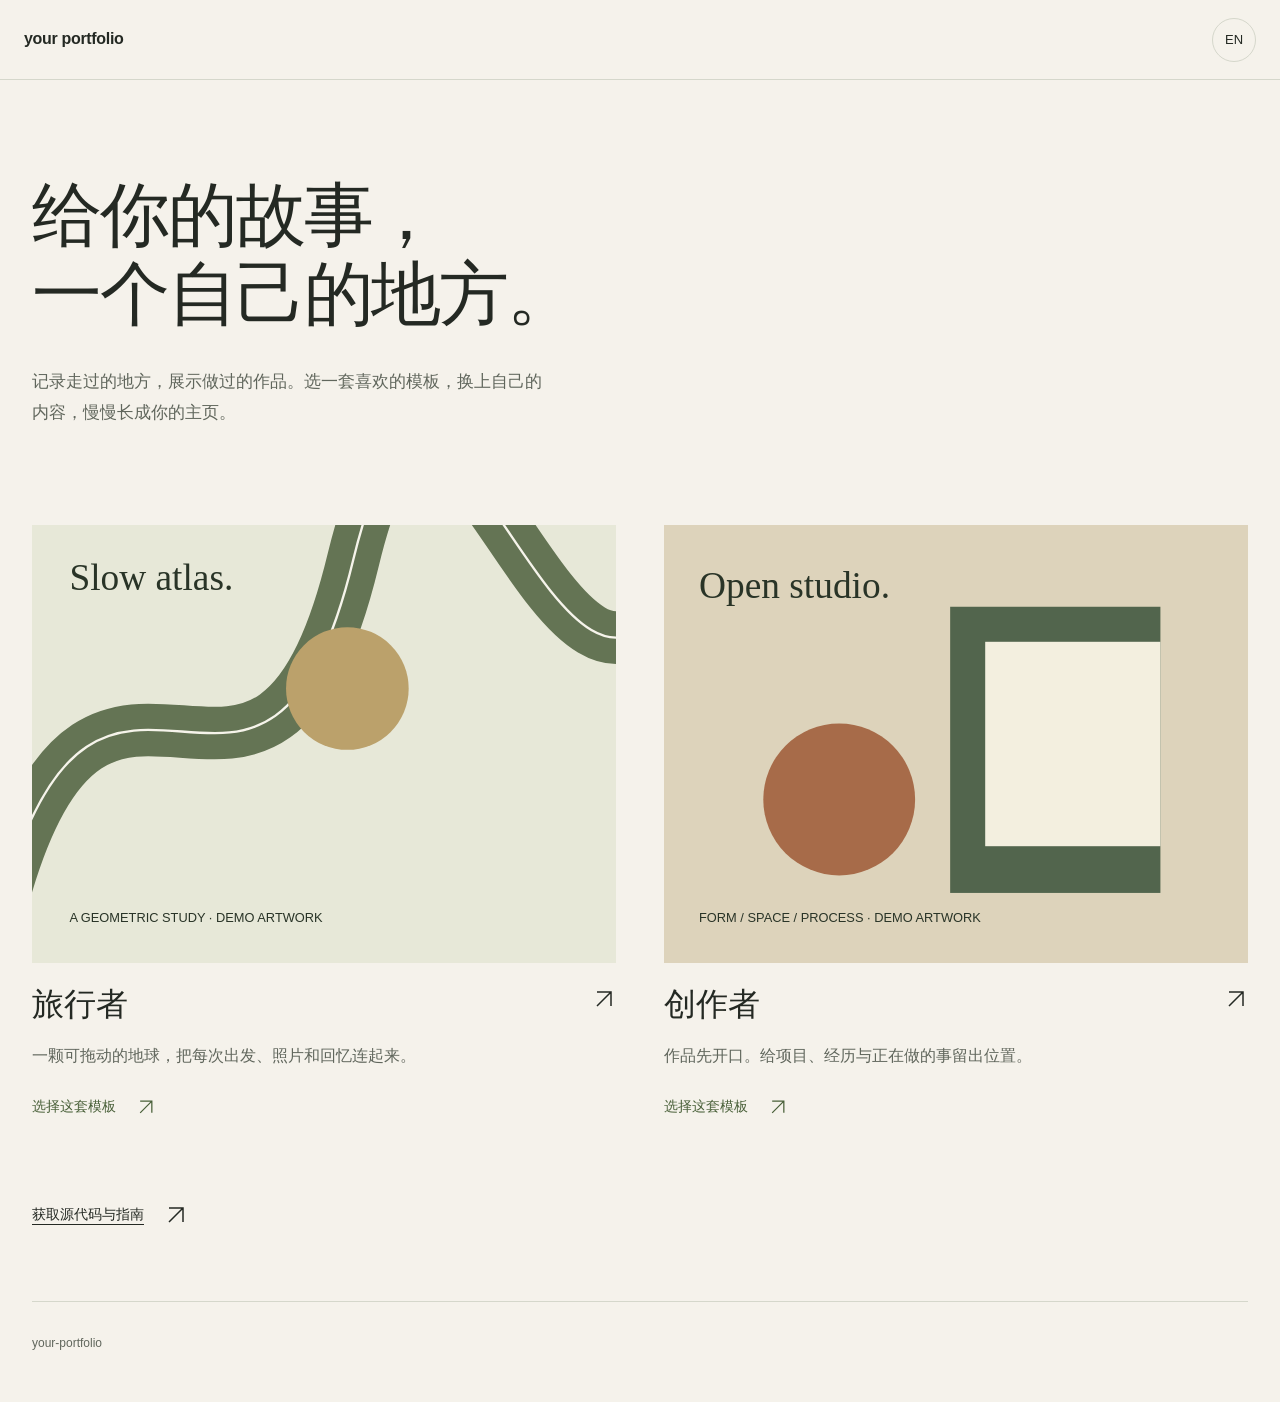
<file: public/index.html>
<!doctype html>
<html lang="zh-CN">
<head>
<meta charset="utf-8"><meta name="viewport" content="width=device-width,initial-scale=1">
<!-- META:START -->
<title>Your Portfolio</title><meta name="description" content="个人主页模板">
<!-- META:END -->
<link rel="icon" href="assets/favicon.svg" type="image/svg+xml">
<link rel="stylesheet" href="assets/css/style.css">
</head>
<body data-mode="gallery" data-content="content/content.yaml">
<a class="skip-link" href="#main">跳到主要内容 / Skip to content</a>
<header class="topbar"><a class="brand" href="#hero">Your Portfolio</a><nav id="navigation" aria-label="页面导航"></nav><button id="lang-toggle" type="button" hidden>EN</button><div class="reading-progress" aria-hidden="true"><span id="progress"></span></div></header>
<p class="demo-notice" id="demo-notice" hidden></p><p class="route-status" id="route-status" role="status" hidden></p>
<main id="main"><p class="loading">正在读取内容… / Loading your page…</p></main>
<footer id="footer"></footer>
<dialog id="detail"><div class="detail-toolbar"><button id="detail-close" type="button">关闭 / Close</button></div><div id="detail-body"></div></dialog>
<noscript><p>请启用 JavaScript 以加载内容与地图。 / Enable JavaScript to load the content and map.</p></noscript>
<script src="assets/js/vendor/js-yaml.min.js" defer></script>
<script src="assets/js/model.js" defer></script>
<script src="assets/js/globe.js" defer></script>
<script src="assets/js/app.js" defer></script>
</body></html>
</file>
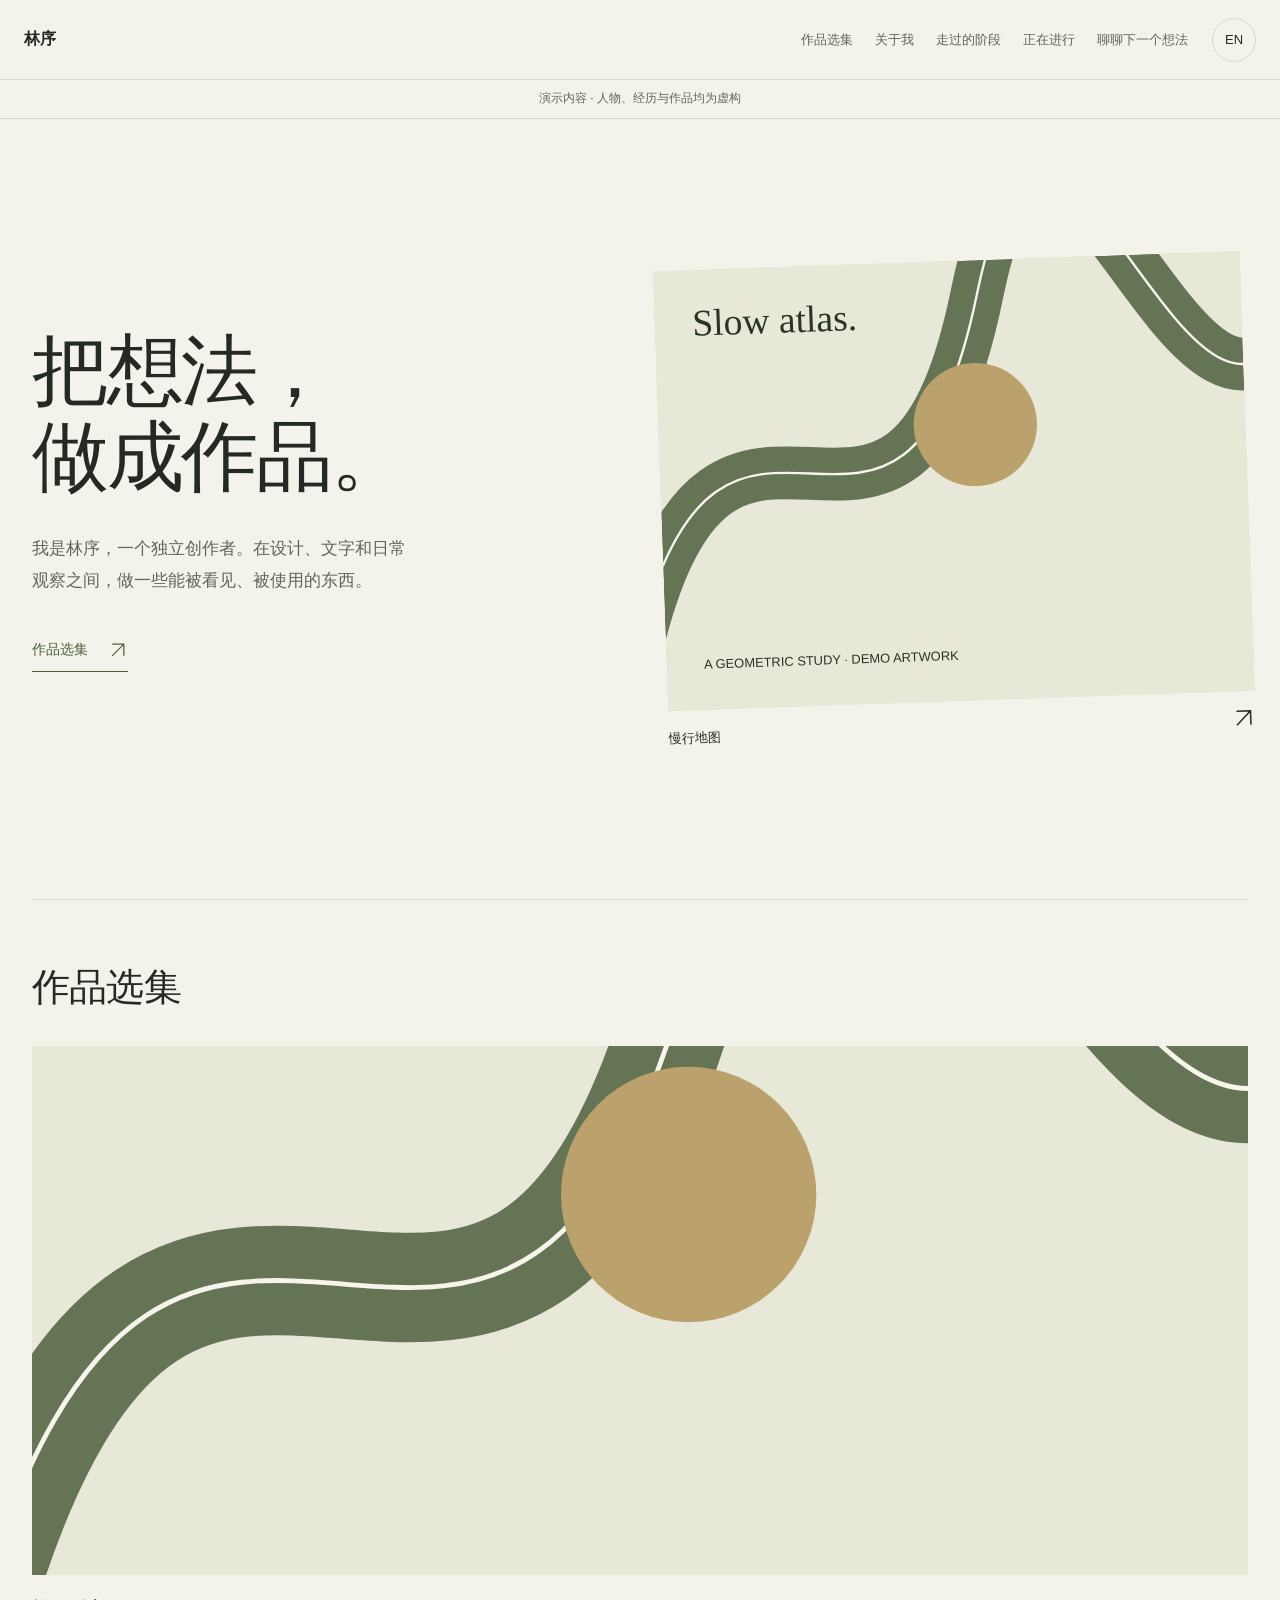
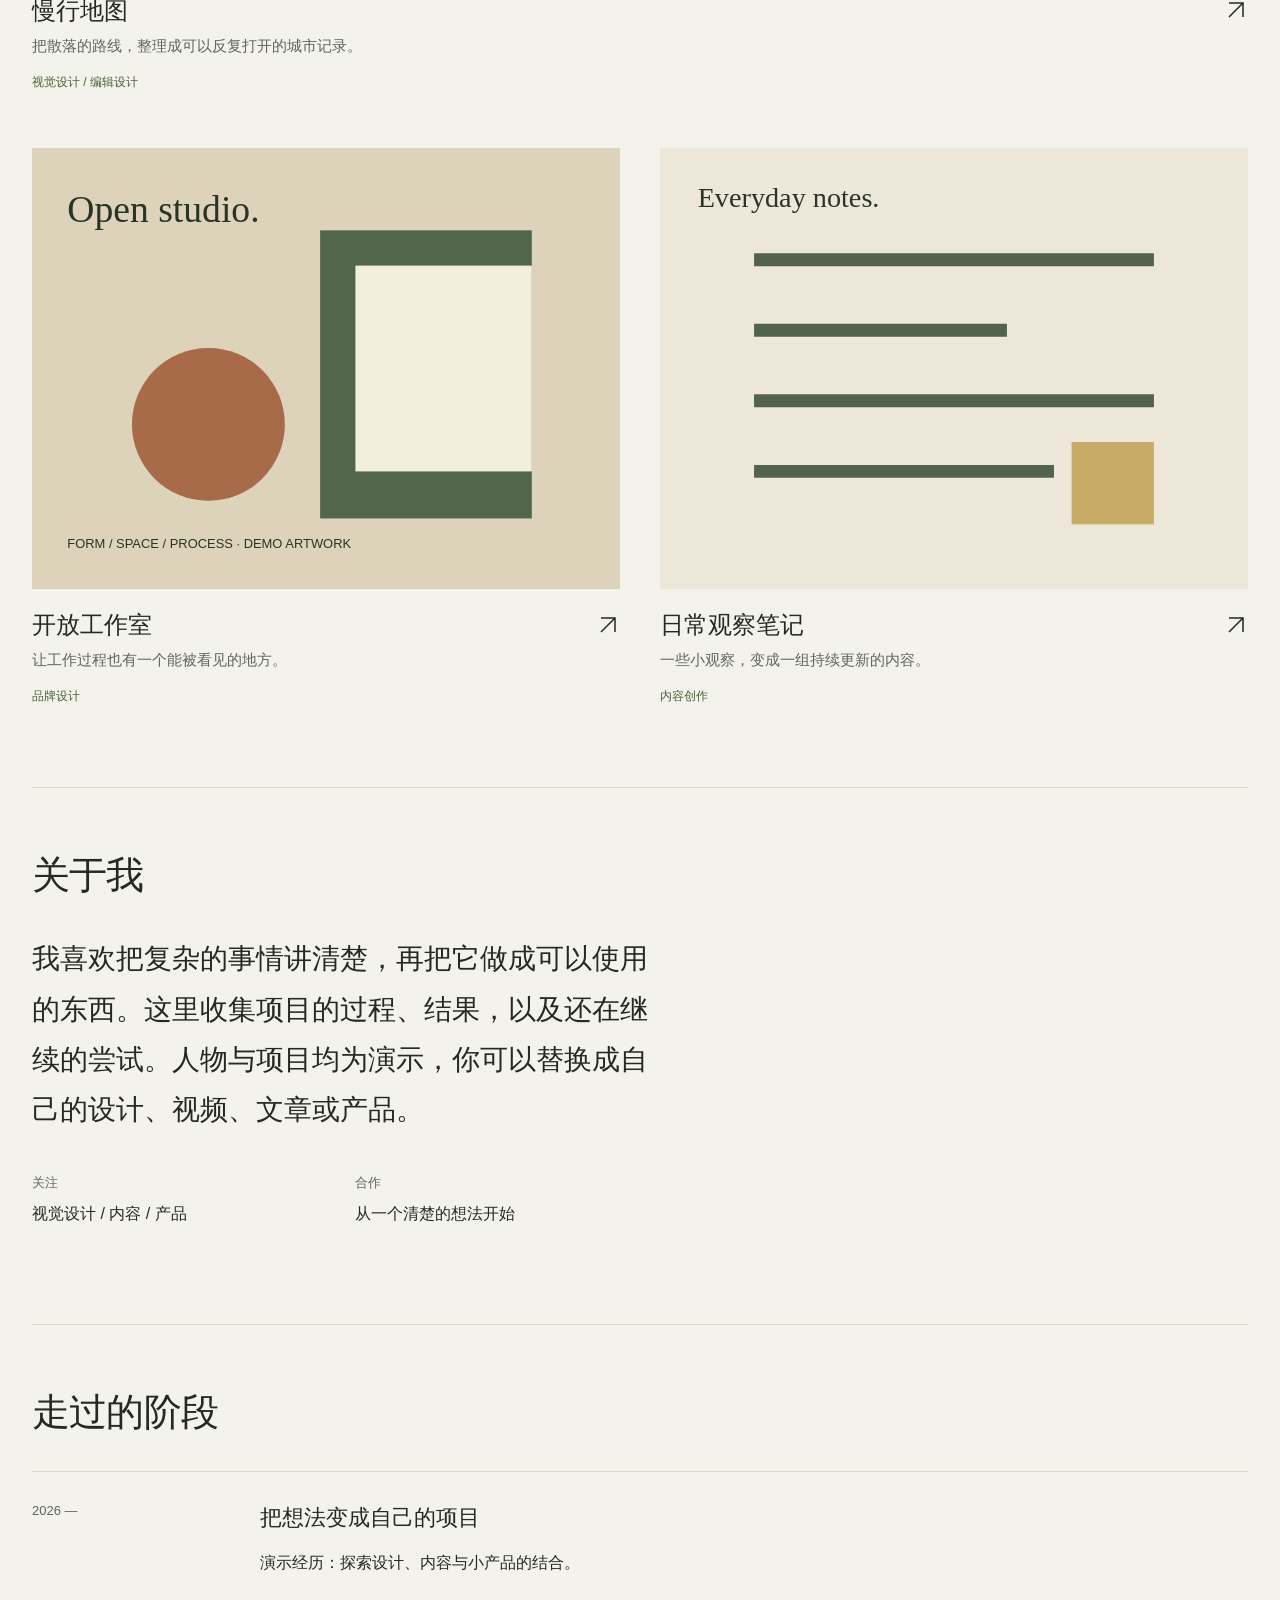
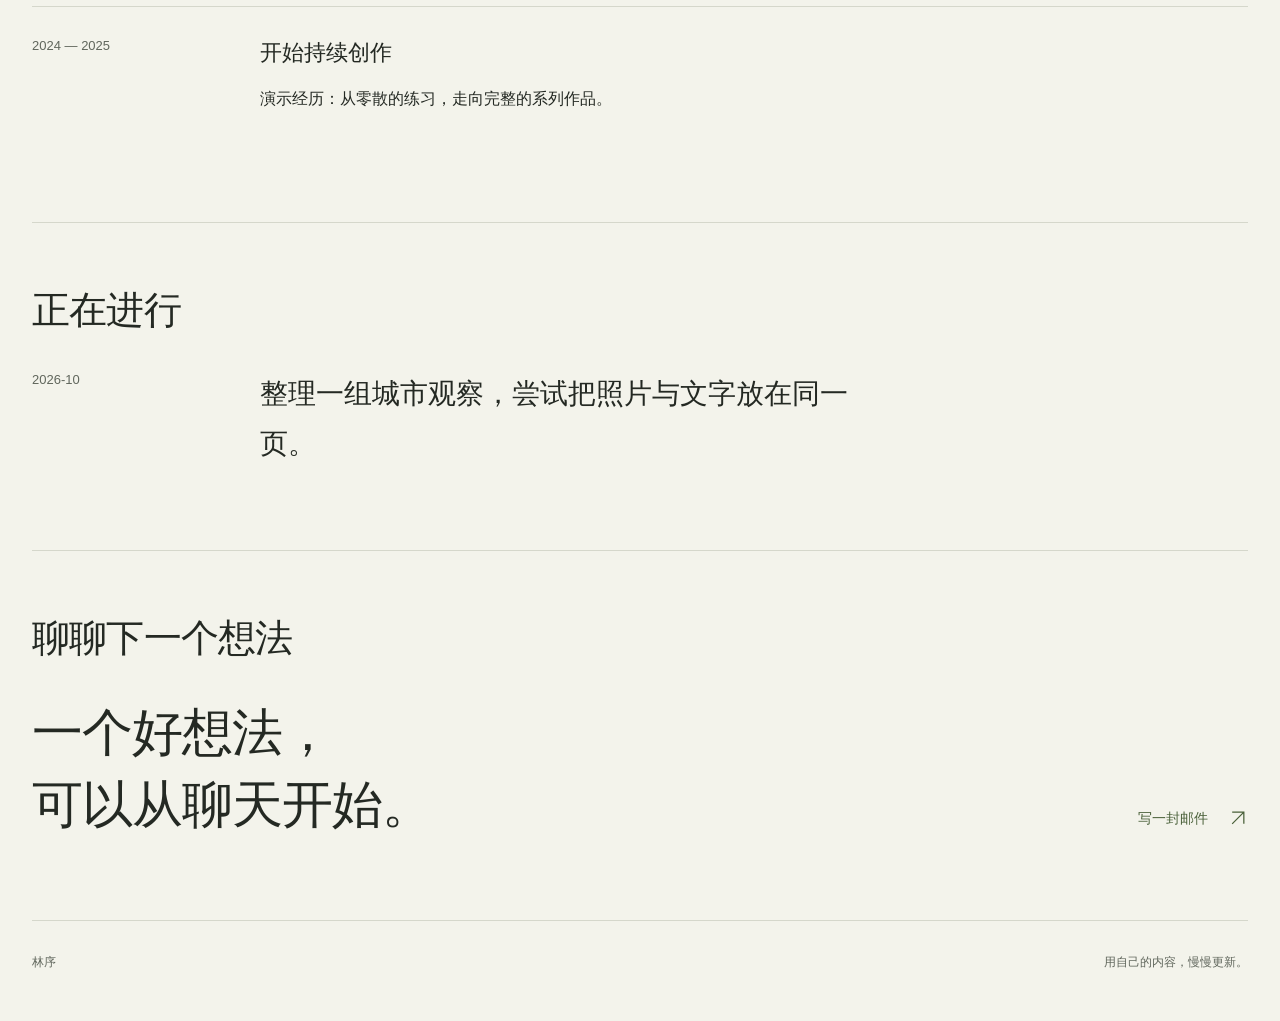
<file: public/creator/index.html>
<!doctype html>
<html lang="zh-CN">
<head>
<meta charset="utf-8"><meta name="viewport" content="width=device-width,initial-scale=1">
<!-- META:START -->
<title>林序</title>
<meta name="description" content="设计、文字与持续进行的小项目。一个创作者的个人作品主页。">
<meta property="og:type" content="website">
<meta property="og:site_name" content="林序">
<meta property="og:title" content="林序">
<meta property="og:description" content="设计、文字与持续进行的小项目。一个创作者的个人作品主页。">
<meta name="twitter:card" content="summary_large_image">
<!-- META:END -->
<link rel="icon" href="../assets/favicon.svg" type="image/svg+xml">
<link rel="stylesheet" href="../assets/css/style.css">
</head>
<body data-mode="creator" data-content="content.yaml">
<a class="skip-link" href="#main">跳到主要内容 / Skip to content</a>
<header class="topbar"><a class="brand" href="#hero">Your Portfolio</a><nav id="navigation" aria-label="页面导航"></nav><button id="lang-toggle" type="button" hidden>EN</button><div class="reading-progress" aria-hidden="true"><span id="progress"></span></div></header>
<p class="demo-notice" id="demo-notice" hidden></p><p class="route-status" id="route-status" role="status" hidden></p>
<main id="main"><p class="loading">正在读取内容… / Loading your page…</p></main>
<footer id="footer"></footer>
<dialog id="detail"><div class="detail-toolbar"><button id="detail-close" type="button">关闭 / Close</button></div><div id="detail-body"></div></dialog>
<noscript><p>请启用 JavaScript 以加载内容与地图。 / Enable JavaScript to load the content and map.</p></noscript>
<script src="../assets/js/vendor/js-yaml.min.js" defer></script>
<script src="../assets/js/model.js" defer></script>
<script src="../assets/js/globe.js" defer></script>
<script src="../assets/js/app.js" defer></script>
</body></html>
</file>
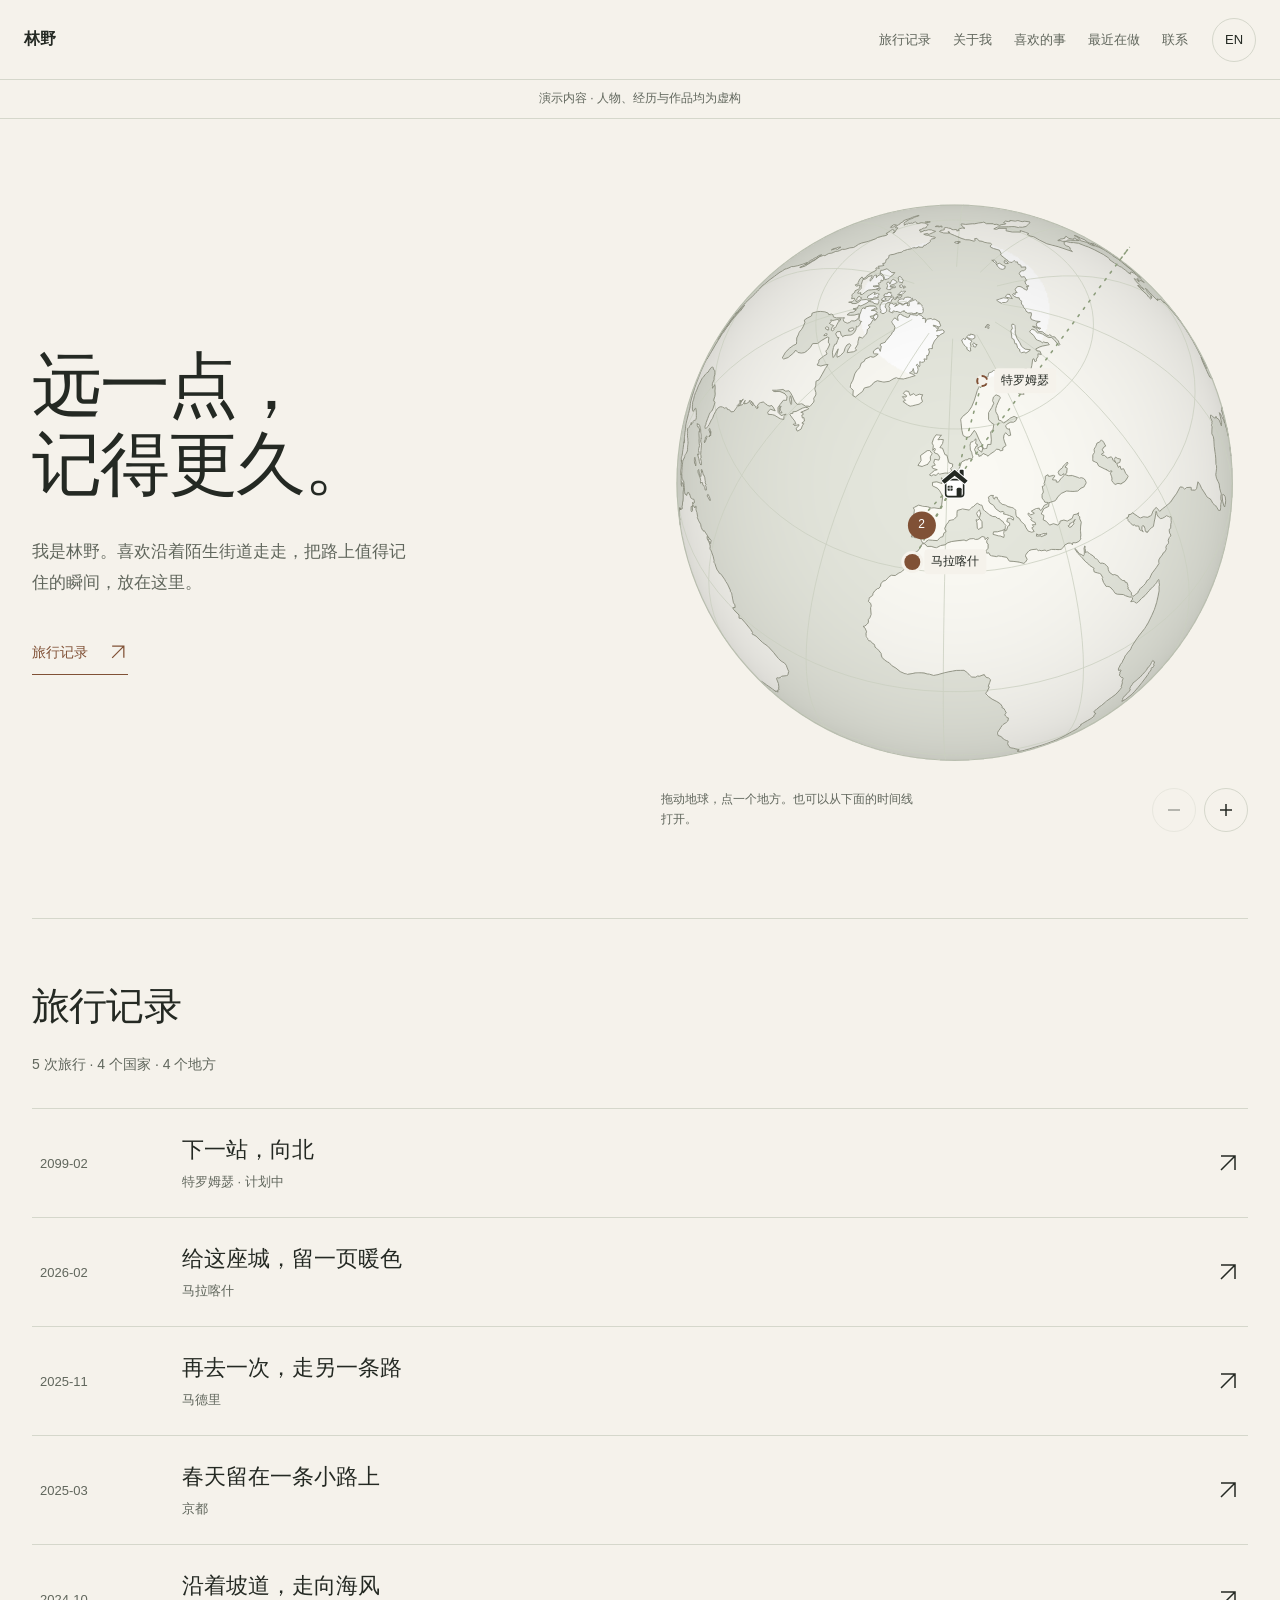
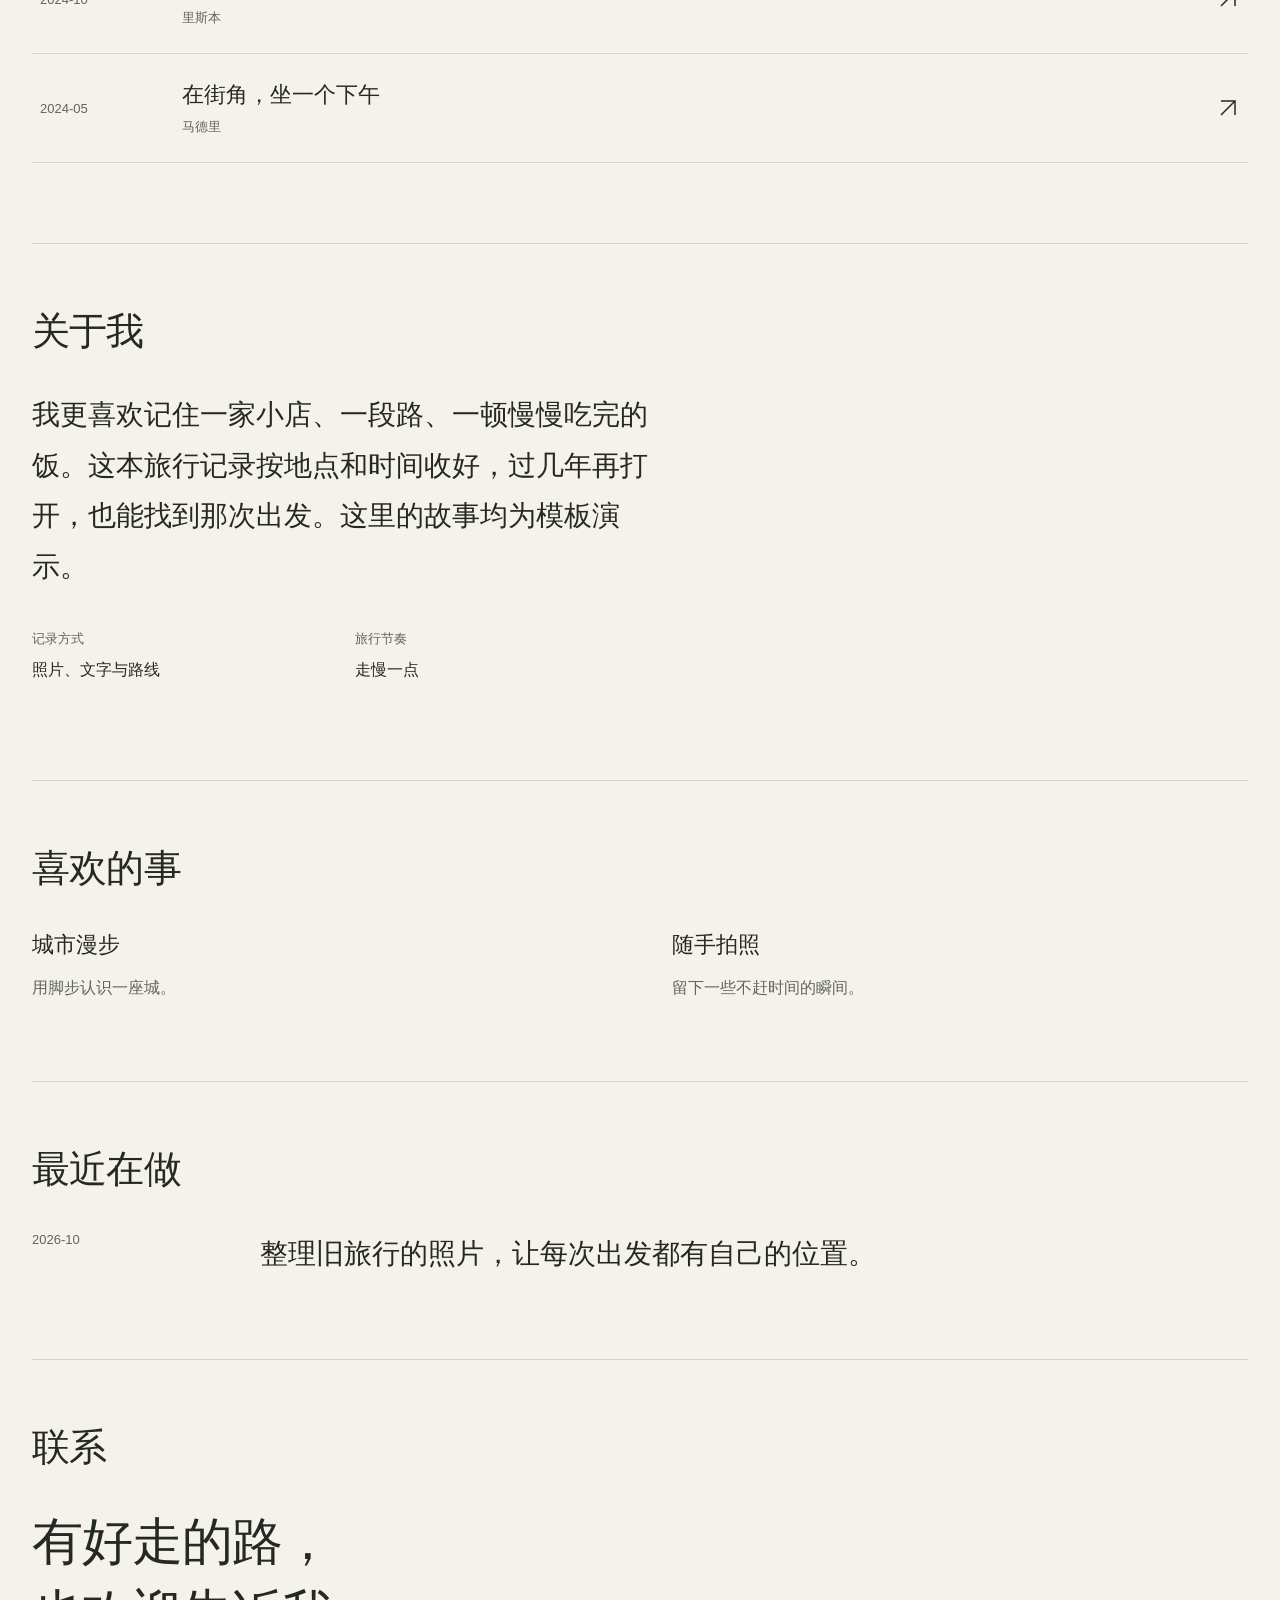
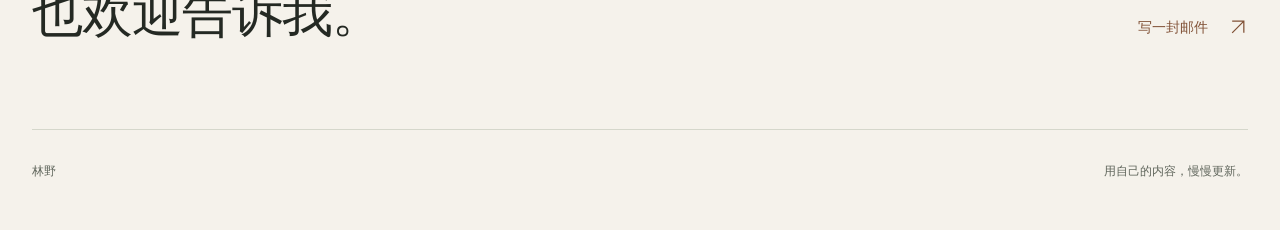
<file: public/traveler/index.html>
<!doctype html>
<html lang="zh-CN">
<head>
<meta charset="utf-8"><meta name="viewport" content="width=device-width,initial-scale=1">
<!-- META:START -->
<title>林野</title>
<meta name="description" content="一本慢慢更新的旅行记录，装下走过的路和记得的瞬间。">
<meta property="og:type" content="website">
<meta property="og:site_name" content="林野">
<meta property="og:title" content="林野">
<meta property="og:description" content="一本慢慢更新的旅行记录，装下走过的路和记得的瞬间。">
<meta name="twitter:card" content="summary_large_image">
<!-- META:END -->
<link rel="icon" href="../assets/favicon.svg" type="image/svg+xml">
<link rel="stylesheet" href="../assets/css/style.css">
</head>
<body data-mode="traveler" data-content="content.yaml">
<a class="skip-link" href="#main">跳到主要内容 / Skip to content</a>
<header class="topbar"><a class="brand" href="#hero">Your Portfolio</a><nav id="navigation" aria-label="页面导航"></nav><button id="lang-toggle" type="button" hidden>EN</button><div class="reading-progress" aria-hidden="true"><span id="progress"></span></div></header>
<p class="demo-notice" id="demo-notice" hidden></p><p class="route-status" id="route-status" role="status" hidden></p>
<main id="main"><p class="loading">正在读取内容… / Loading your page…</p></main>
<footer id="footer"></footer>
<dialog id="detail"><div class="detail-toolbar"><button id="detail-close" type="button">关闭 / Close</button></div><div id="detail-body"></div></dialog>
<noscript><p>请启用 JavaScript 以加载内容与地图。 / Enable JavaScript to load the content and map.</p></noscript>
<script src="../assets/js/vendor/js-yaml.min.js" defer></script>
<script src="../assets/js/model.js" defer></script>
<script src="../assets/js/globe.js" defer></script>
<script src="../assets/js/app.js" defer></script>
</body></html>
</file>
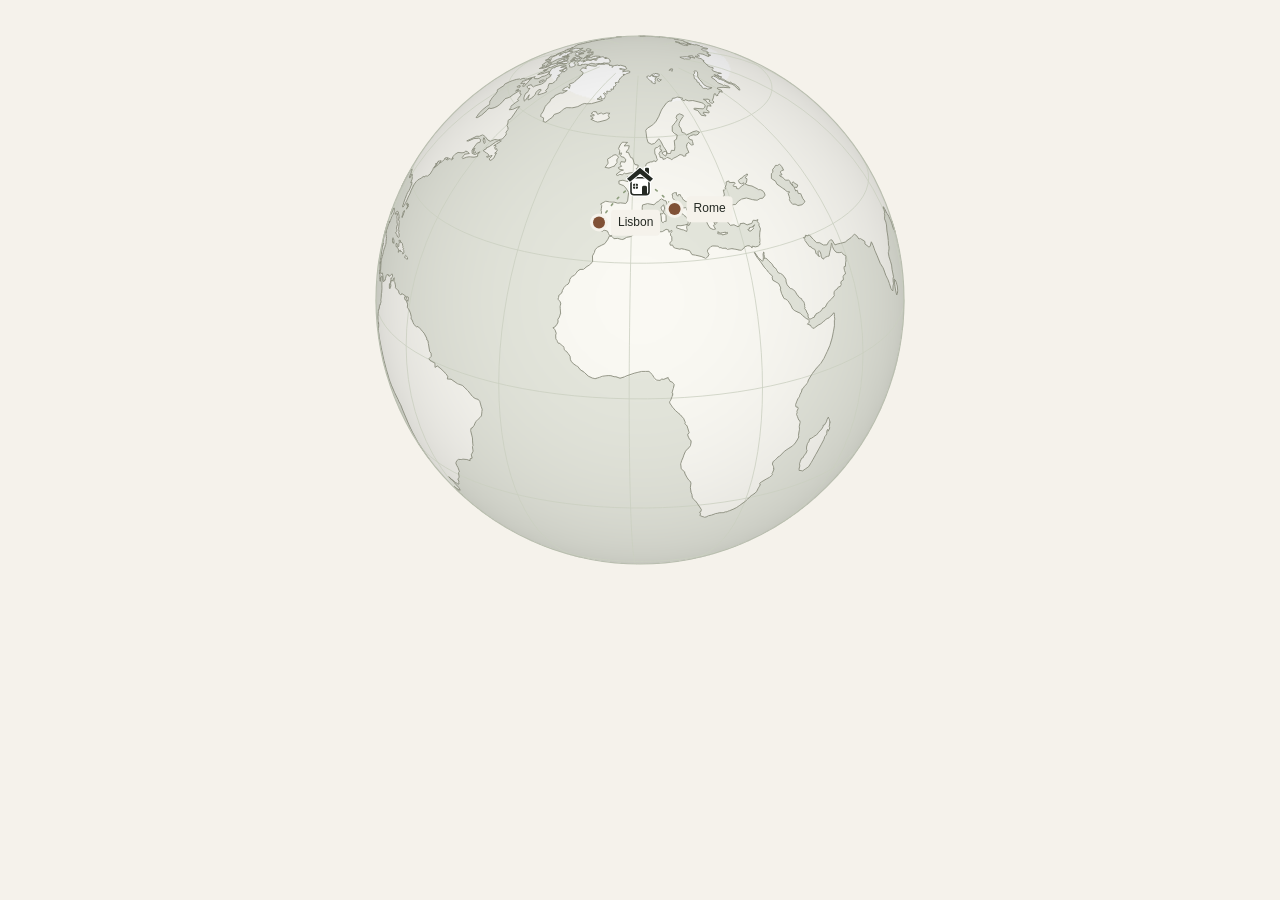
<file: tests/fixtures/flight.html>
<!doctype html>
<html lang="en">
<meta charset="utf-8"><meta name="viewport" content="width=device-width,initial-scale=1">
<title>Generic travel flight fixture</title>
<link rel="stylesheet" href="../../public/assets/css/style.css">
<body data-mode="traveler">
<div class="globe-wrap" style="width:560px;margin:20px auto"><div class="globe-root"><canvas class="globe-canvas"></canvas><div class="globe-pins"></div></div></div>
<script src="../../public/assets/js/globe.js"></script>
<script>
fetch('../../public/assets/data/land-110m.json').then(function (r) { return r.json(); }).then(function (data) {
  window.arrivals = [];
  window.testGlobe = PortfolioGlobe.create(document.querySelector('.globe-root'), {
    home: { lon: 2.35, lat: 48.86 }, initialView: { lon: 2.35, lat: 48.86 },
    land: PortfolioGlobe.math.decodeLand(data),
    reducedMotion: function () { return matchMedia('(prefers-reduced-motion: reduce)').matches; },
    flightEnabled: new URL(location.href).searchParams.get('flight') !== 'off'
  });
  testGlobe.setPlaces([
    { id: 'lisbon', label: 'Lisbon', aria: 'Lisbon', lon: -9.14, lat: 38.72, kind: 'normal' },
    { id: 'rome', label: 'Rome', aria: 'Rome', lon: 12.5, lat: 41.9, kind: 'normal' }
  ]);
  testGlobe.skipIntro();
  document.body.dataset.ready = 'true';
});
</script>
</body></html>
</file>
<file: public/assets/css/style.css>
:root{--paper:#F5F2EB;--ink:#242923;--muted:#60665C;--line:#D5D7CB;--accent:#496039;--globe-ocean:#E4E6DC;--globe-land:#FAF9F3;--globe-ice:#FFFFFF;--globe-coast:#8B8D7D;--globe-grid:#CBD0C1;--globe-rim:#B9BEAF;--globe-arc:#8D9D7C;--globe-route:#805136;--globe-home:#242923;--body:-apple-system,BlinkMacSystemFont,"Segoe UI","PingFang SC","Microsoft YaHei",sans-serif;--display:Georgia,"Songti SC","Noto Serif CJK SC",serif}
*{box-sizing:border-box}html{scroll-behavior:smooth;scroll-padding-top:100px}body{margin:0;background:var(--paper);color:var(--ink);font:16px/1.65 var(--body);overflow-wrap:anywhere}body[data-mode="traveler"]{--accent:#805136}body[data-mode="creator"]{--paper:#F3F3EB}
::selection{background:var(--accent);color:var(--paper)}:focus-visible{outline:2px solid var(--accent);outline-offset:5px}a{color:inherit;text-decoration-thickness:1px;text-underline-offset:5px}button{font:inherit;color:inherit;cursor:pointer}button:disabled{opacity:.4;cursor:default}button,a{-webkit-tap-highlight-color:transparent}svg{display:block;width:24px;height:24px;flex-shrink:0}img{display:block;width:100%;height:auto}button svg path{stroke:currentColor;stroke-width:1.5;fill:none}[hidden]{display:none!important}
.skip-link{position:fixed;top:-100px;left:24px;z-index:20;background:var(--paper);padding:12px}.skip-link:focus{top:12px}.topbar{position:sticky;top:0;z-index:10;display:flex;align-items:center;gap:24px;min-height:80px;padding:12px max(24px,calc((100vw - 1280px)/2));background:var(--paper);border-bottom:1px solid var(--line)}.brand{font-weight:650;letter-spacing:-.02em;text-decoration:none;line-height:1.3;max-width:38%;min-height:44px;display:flex;align-items:center}.topbar nav{display:flex;gap:22px;flex:1;justify-content:flex-end}.topbar nav a{font-size:13px;text-decoration:none;white-space:nowrap;display:flex;align-items:center;min-height:44px;color:var(--muted)}.topbar nav a[aria-current]{color:var(--accent);text-decoration:underline}.topbar button{border:1px solid var(--line);border-radius:50%;background:transparent;min-width:44px;min-height:44px;font-size:13px;padding:8px}.reading-progress{position:absolute;left:0;bottom:-1px;height:2px;width:100%;pointer-events:none}.reading-progress span{display:block;background:var(--accent);height:100%;width:0}
.demo-notice{margin:0;padding:9px 24px;text-align:center;font-size:12px;color:var(--muted);border-bottom:1px solid var(--line)}.route-status{padding:16px 24px;margin:0;background:#E5E7DC}.hero,.section,.gallery-hero,.template-grid,.source-link,footer{width:min(1280px,calc(100% - 64px));margin-inline:auto}.hero{display:grid;grid-template-columns:1fr 1.04fr;gap:64px;align-items:center;min-height:min(800px,calc(100svh - 120px));padding-block:70px 86px}.hero h1,.gallery-hero h1{font:500 clamp(44px,5.5vw,78px)/1.12 var(--display);letter-spacing:-.03em;white-space:pre-line;margin:0 0 32px;text-wrap:balance}.hero--text{grid-template-columns:1fr}.hero--text .hero-copy{max-width:840px}.hero-intro{color:var(--muted);max-width:40ch;font-size:17px;line-height:1.85;margin:0 0 32px}.text-link{display:inline-flex;align-items:center;gap:20px;min-height:44px;font-size:14px;text-decoration:none}.text-link svg{width:20px;height:20px}.text-link:hover{text-decoration:underline}.hero-copy .text-link{border-bottom:1px solid var(--accent);color:var(--accent)}
.lead-button,.project-button,.journey-button{display:block;border:0;background:transparent;padding:0;width:100%;text-align:left}.media-frame{position:relative;aspect-ratio:4/3;background:#E1E2D5;overflow:hidden}.media-frame img{height:100%;object-fit:cover;transition:transform .6s cubic-bezier(.16,1,.3,1)}.media-fallback{display:flex;align-items:center;justify-content:center;height:100%;min-height:150px;padding:24px;color:var(--muted)}.lead-caption{display:flex;justify-content:space-between;align-items:center;font-size:13px;padding-top:15px}.lead-work{transform:rotate(-2deg)}.lead-image{aspect-ratio:4/3}.lead-button:hover img,.project-button:hover img{transform:scale(1.025)}.lead-button:focus-visible,.project-button:focus-visible{outline-offset:8px}
.section{border-top:1px solid var(--line);padding-block:64px 80px;scroll-margin-top:8px}.section h2{font:500 clamp(28px,3vw,42px)/1.2 var(--display);letter-spacing:-.02em;margin:0 0 36px}.section-intro{color:var(--muted);margin:-12px 0 32px;font-size:14px;font-variant-numeric:tabular-nums}.prose{max-width:70ch;white-space:pre-line;margin:0 0 28px;line-height:1.9}.large-copy{font-size:clamp(20px,2.2vw,28px);line-height:1.8;max-width:40ch;margin-top:0}.about-layout{display:flex;gap:48px;align-items:flex-start}.portrait{width:32%;flex-shrink:0}.facts{display:grid;grid-template-columns:repeat(2,minmax(0,1fr));gap:24px;margin-top:36px}.facts dt{font-size:13px;color:var(--muted);margin-bottom:8px}.facts dd{margin:0;font-size:16px}
.journey-list,.experience-list,.now-list{list-style:none;padding:0;margin:0}.journey-list li{border-top:1px solid var(--line)}.journey-list li:last-child{border-bottom:1px solid var(--line)}.journey-button{display:grid;grid-template-columns:110px 1fr 24px;gap:32px;align-items:center;min-height:108px;padding:24px 8px;transition:background .15s}.journey-button:hover{background:#ECEBDF}.journey-date,.experience-date,.now-list time{font-size:13px;color:var(--muted);font-variant-numeric:tabular-nums}.journey-info{display:flex;flex-direction:column;gap:6px}.journey-title{font-size:22px;line-height:1.45}.journey-stops{font-size:13px;color:var(--muted)}
.project-grid{display:grid;grid-template-columns:1fr 1fr;gap:56px 40px}.project:first-child{grid-column:1/-1}.project:first-child .media-frame{aspect-ratio:2.3}.project-heading{display:flex;align-items:center;justify-content:space-between;gap:16px;margin:20px 0 8px;font-size:24px;line-height:1.3}.project-summary,.project-tags{display:block}.project-summary{max-width:60ch;font-size:15px;color:var(--muted)}.project-tags{margin-top:14px;font-size:12px;color:var(--accent)}.experience-list li{display:grid;grid-template-columns:180px 1fr;gap:48px;padding:28px 0;border-top:1px solid var(--line)}.experience-list h3,.interest-list h3{margin:0 0 12px;font-size:22px;font-weight:500}.experience-list p{margin:0}.interest-list{display:flex;gap:64px}.interest-list article{flex:1}.interest-list p{margin:0;color:var(--muted)}.now-list li{display:grid;grid-template-columns:180px 1fr;gap:48px}.now-list .large-copy{margin:0}.contact-layout{display:flex;justify-content:space-between;gap:64px;align-items:flex-end}.contact-headline{font:500 clamp(28px,4vw,52px)/1.4 var(--display);letter-spacing:-.02em;white-space:pre-line;margin:0}.contact-links{display:flex;flex-direction:column;gap:12px;color:var(--accent)}footer{display:flex;justify-content:space-between;gap:24px;padding-block:32px 48px;border-top:1px solid var(--line);font-size:12px;color:var(--muted)}
.globe-wrap{position:relative;width:100%;max-width:650px;margin-inline:auto}.globe-root{position:relative;width:100%;aspect-ratio:1}.globe-canvas{position:absolute;inset:0;width:100%;height:100%;border-radius:50%;touch-action:pan-y;cursor:grab}.globe-canvas:active{cursor:grabbing}.globe-root.is-zoomed .globe-canvas{border-radius:12px;touch-action:none}.globe-pins{position:absolute;inset:0;pointer-events:none}.globe-pin,.globe-cluster{position:absolute;left:0;top:0;width:44px;height:44px;margin:-22px 0 0 -22px;padding:0;display:grid;place-items:center;border:0;background:none;pointer-events:auto}.globe-pin-dot{width:12px;height:12px;border-radius:50%;background:var(--accent);box-shadow:0 0 0 3px var(--paper)}.globe-pin--featured .globe-pin-dot{width:16px;height:16px}.globe-pin--upcoming .globe-pin-dot{background:var(--paper);border:2px dashed var(--accent);box-shadow:none}.globe-pin-label{position:absolute;left:34px;top:50%;translate:0 -50%;padding:2px 7px;border-radius:4px;background:var(--paper);color:var(--ink);font-size:12px;line-height:1.8;white-space:nowrap;opacity:0;pointer-events:none}.globe-pin.is-left .globe-pin-label{left:auto;right:34px}.globe-pin:hover .globe-pin-label,.globe-pin:focus-visible .globe-pin-label,.globe-pin.is-selected .globe-pin-label,.globe-pin.has-label .globe-pin-label{opacity:1}.globe-cluster span{display:grid;place-items:center;width:28px;height:28px;border-radius:50%;background:var(--accent);color:#fff;font-size:12px}.globe-controls{display:flex;align-items:center;justify-content:space-between;gap:16px;margin-top:12px}.globe-hint{font-size:12px;color:var(--muted);max-width:38ch;margin:0}.globe-zoom{display:flex;gap:8px;flex-shrink:0}.globe-zoom button{width:44px;height:44px;border:1px solid var(--line);background:transparent;border-radius:50%;display:grid;place-items:center}.section--trips>.globe-wrap{max-width:560px;margin-block:32px}
html.is-modal{overflow:hidden}dialog{border:0;background:var(--paper);color:var(--ink);padding:0;width:min(800px,calc(100vw - 48px));max-height:88svh;overflow:auto;box-shadow:0 24px 80px #24292330;border-radius:12px}dialog::backdrop{background:#24292380}.detail-toolbar{position:sticky;top:0;display:flex;justify-content:flex-end;padding:14px 24px;background:var(--paper);z-index:1;border-bottom:1px solid var(--line)}.detail-toolbar button{border:0;background:transparent;min-height:44px;padding:8px 4px;font-size:13px}#detail-body{padding:32px 40px 48px}#detail-body h2{font:500 clamp(30px,4vw,48px)/1.3 var(--display);margin:0 0 16px;letter-spacing:-.02em}.detail-meta,.detail-route{font-size:13px;color:var(--muted);margin:0 0 16px}.detail-route{padding-bottom:20px;border-bottom:1px solid var(--line)}#detail-body figure{margin:28px 0}#detail-body figcaption{font-size:12px;color:var(--muted);margin-top:12px}#detail-body video{width:100%;max-height:65vh;margin-top:24px}#detail-body .media-frame{aspect-ratio:auto}#detail-body .media-frame img{height:auto}.episode-switches{display:flex;flex-wrap:wrap;gap:8px;margin-block:24px}.episode-switches button{background:transparent;border:1px solid var(--line);border-radius:22px;padding:9px 16px;min-height:44px;font-size:13px}.episode-switches button[aria-pressed="true"]{background:var(--accent);color:#fff;border-color:var(--accent)}
.gallery-hero{padding-block:96px 64px}.gallery-hero h1{max-width:900px}.gallery-hero .hero-intro{max-width:54ch}.template-grid{display:grid;grid-template-columns:1fr 1fr;gap:48px}.template-link{text-decoration:none}.template-caption{display:flex;justify-content:space-between;align-items:center}.template-caption h2{font:500 32px var(--display);margin-block:20px 8px}.template-link p{color:var(--muted);max-width:44ch;margin-block:8px 16px}.template-link>.text-link{color:var(--accent)}.source-link{display:flex;gap:20px;align-items:center;margin-block:64px;min-height:44px;font-size:14px}.load-error{padding:80px 32px;max-width:900px;margin:auto}.load-error h1{font-size:32px}.load-error pre{white-space:pre-wrap;overflow-wrap:anywhere}
@media(min-width:900px){body[data-mode="creator"] .hero h1{font-size:clamp(60px,6vw,86px)}}
@media(max-width:1050px){.topbar nav{gap:14px}.topbar nav a{font-size:12px}.hero{gap:32px}.hero h1{font-size:clamp(42px,5.8vw,64px)}.hero-intro{font-size:15px}}
@media(max-width:780px){html{scroll-padding-top:90px}.topbar{min-height:72px;padding-inline:24px;gap:16px;flex-wrap:wrap}.brand{max-width:calc(100% - 60px);flex:1}.topbar nav{order:3;flex-basis:100%;justify-content:flex-start;overflow-x:auto;scrollbar-width:none;gap:20px;margin-top:-10px}.topbar nav a{min-height:44px}.topbar nav:empty{display:none}.topbar button{margin-left:auto}.hero,.section,.gallery-hero,.template-grid,.source-link,footer{width:calc(100% - 48px)}.hero{grid-template-columns:1fr;gap:40px;padding-block:48px 60px;min-height:0}.hero h1,.gallery-hero h1{font-size:clamp(40px,9vw,60px);margin-bottom:24px}.hero-intro{font-size:16px;max-width:38ch;margin-bottom:24px}.globe-wrap{max-width:480px}.lead-work{transform:none}.lead-image{aspect-ratio:1.4}.section{padding-block:40px 48px}.section h2{font-size:30px;margin-bottom:24px}.journey-button{grid-template-columns:70px 1fr 20px;gap:16px;min-height:100px;padding-block:20px}.journey-title{font-size:18px}.journey-date,.journey-stops{font-size:12px}.journey-button svg{width:20px}.project-grid{grid-template-columns:1fr;gap:36px}.project:first-child .media-frame{aspect-ratio:4/3}.project-heading{font-size:22px}.about-layout{flex-direction:column;gap:28px}.portrait{width:100%;max-width:360px}.facts{gap:24px 16px}.experience-list li,.now-list li{grid-template-columns:1fr;gap:12px}.experience-list h3{font-size:20px}.interest-list{gap:24px}.interest-list h3{font-size:20px}.contact-layout{flex-direction:column;align-items:flex-start;gap:24px}.contact-headline{font-size:32px}.large-copy{font-size:20px}.gallery-hero{padding-block:56px 40px}.template-grid{grid-template-columns:1fr;gap:40px}footer{padding-block:28px;flex-direction:column;gap:8px}dialog{width:100%;max-height:100svh;height:100svh;max-width:none;border-radius:0;margin:0}.detail-toolbar{padding:8px 24px}#detail-body{padding:28px 24px 40px}.demo-notice{font-size:10px;padding-inline:16px}.globe-hint{font-size:11px}.globe-controls{gap:12px}.source-link{margin-block:40px}}
@media(prefers-reduced-motion:reduce){html{scroll-behavior:auto}*,*::before,*::after{animation:none!important;transition:none!important}}
.globe-plane{position:absolute;left:0;top:0;z-index:2;width:34px;height:28px;pointer-events:none;transform-origin:50% 50%;color:var(--accent)}
.globe-plane svg{display:block;width:100%;height:100%;overflow:visible}
.globe-plane path{stroke:currentColor;stroke-width:1.5;stroke-linejoin:round}
.globe-plane .plane-paper{fill:var(--paper)}
.globe-plane .plane-fold{fill:var(--globe-ocean)}
</file>
